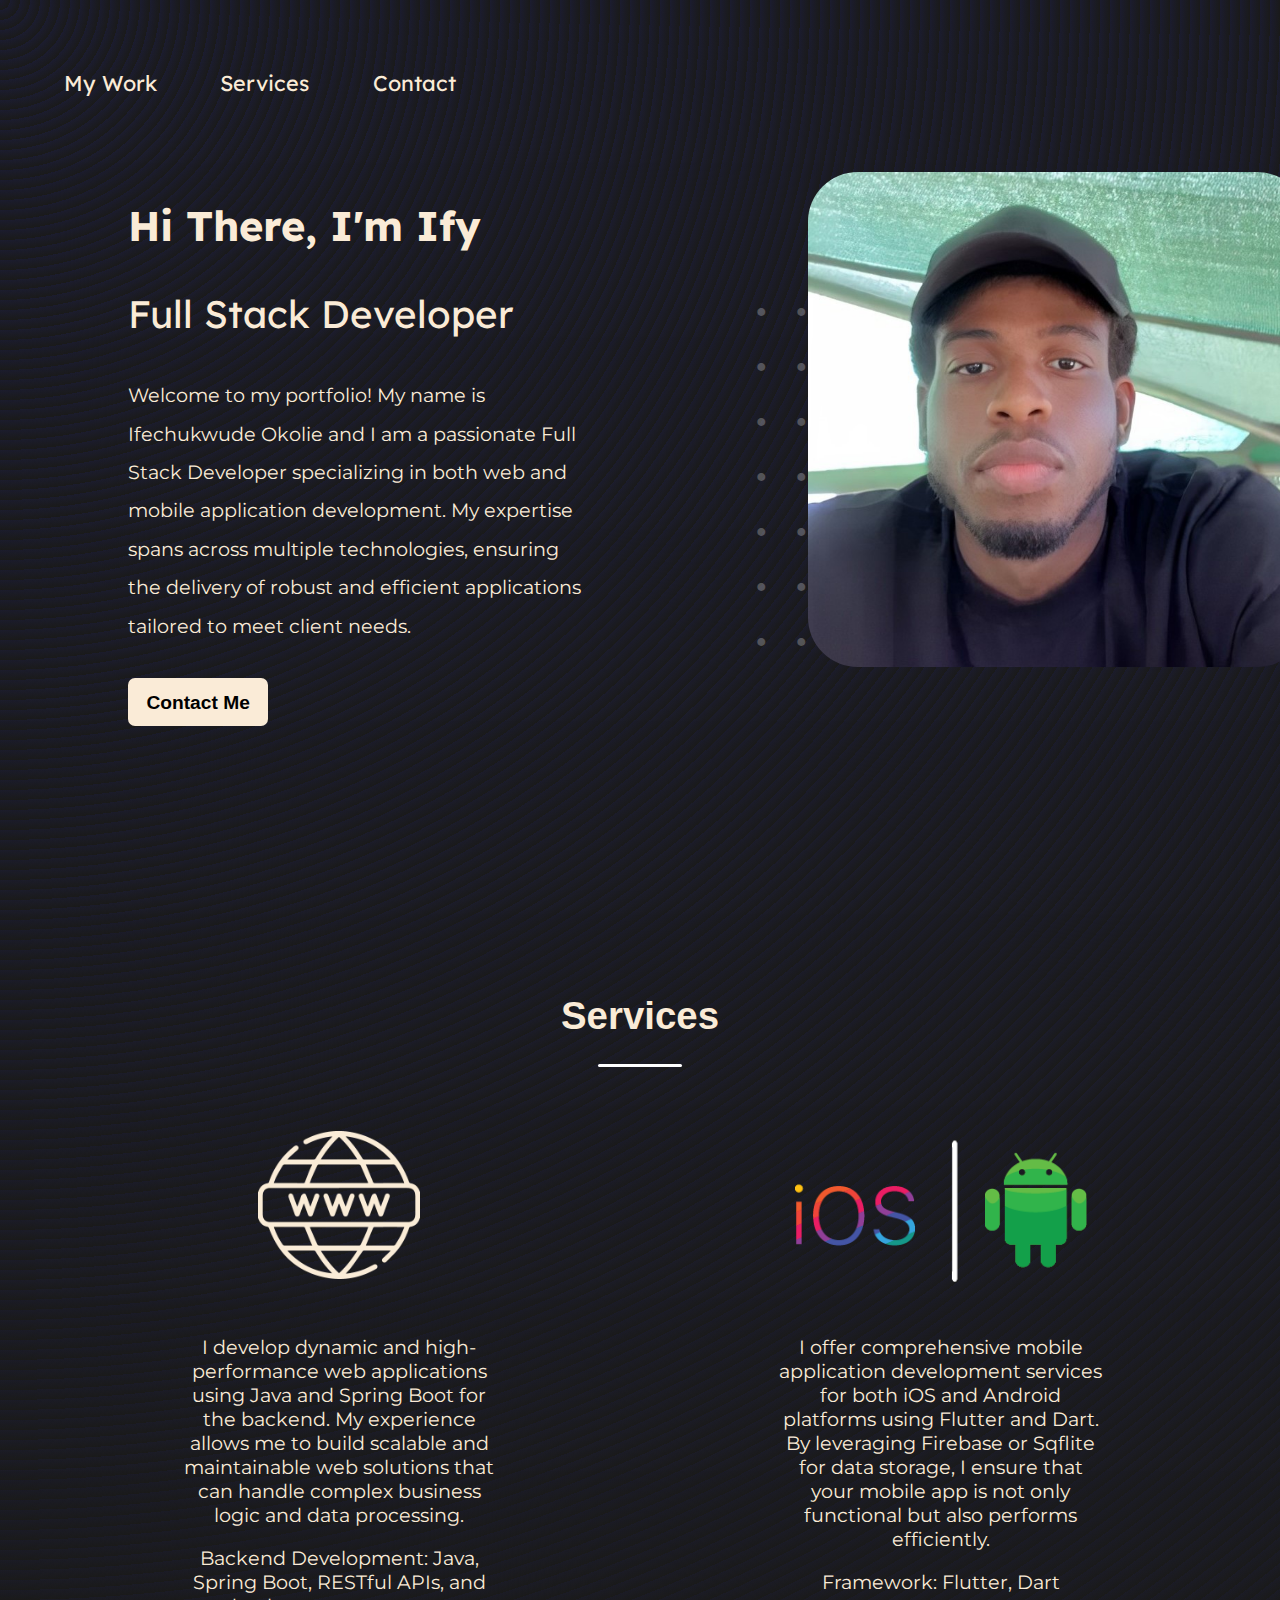
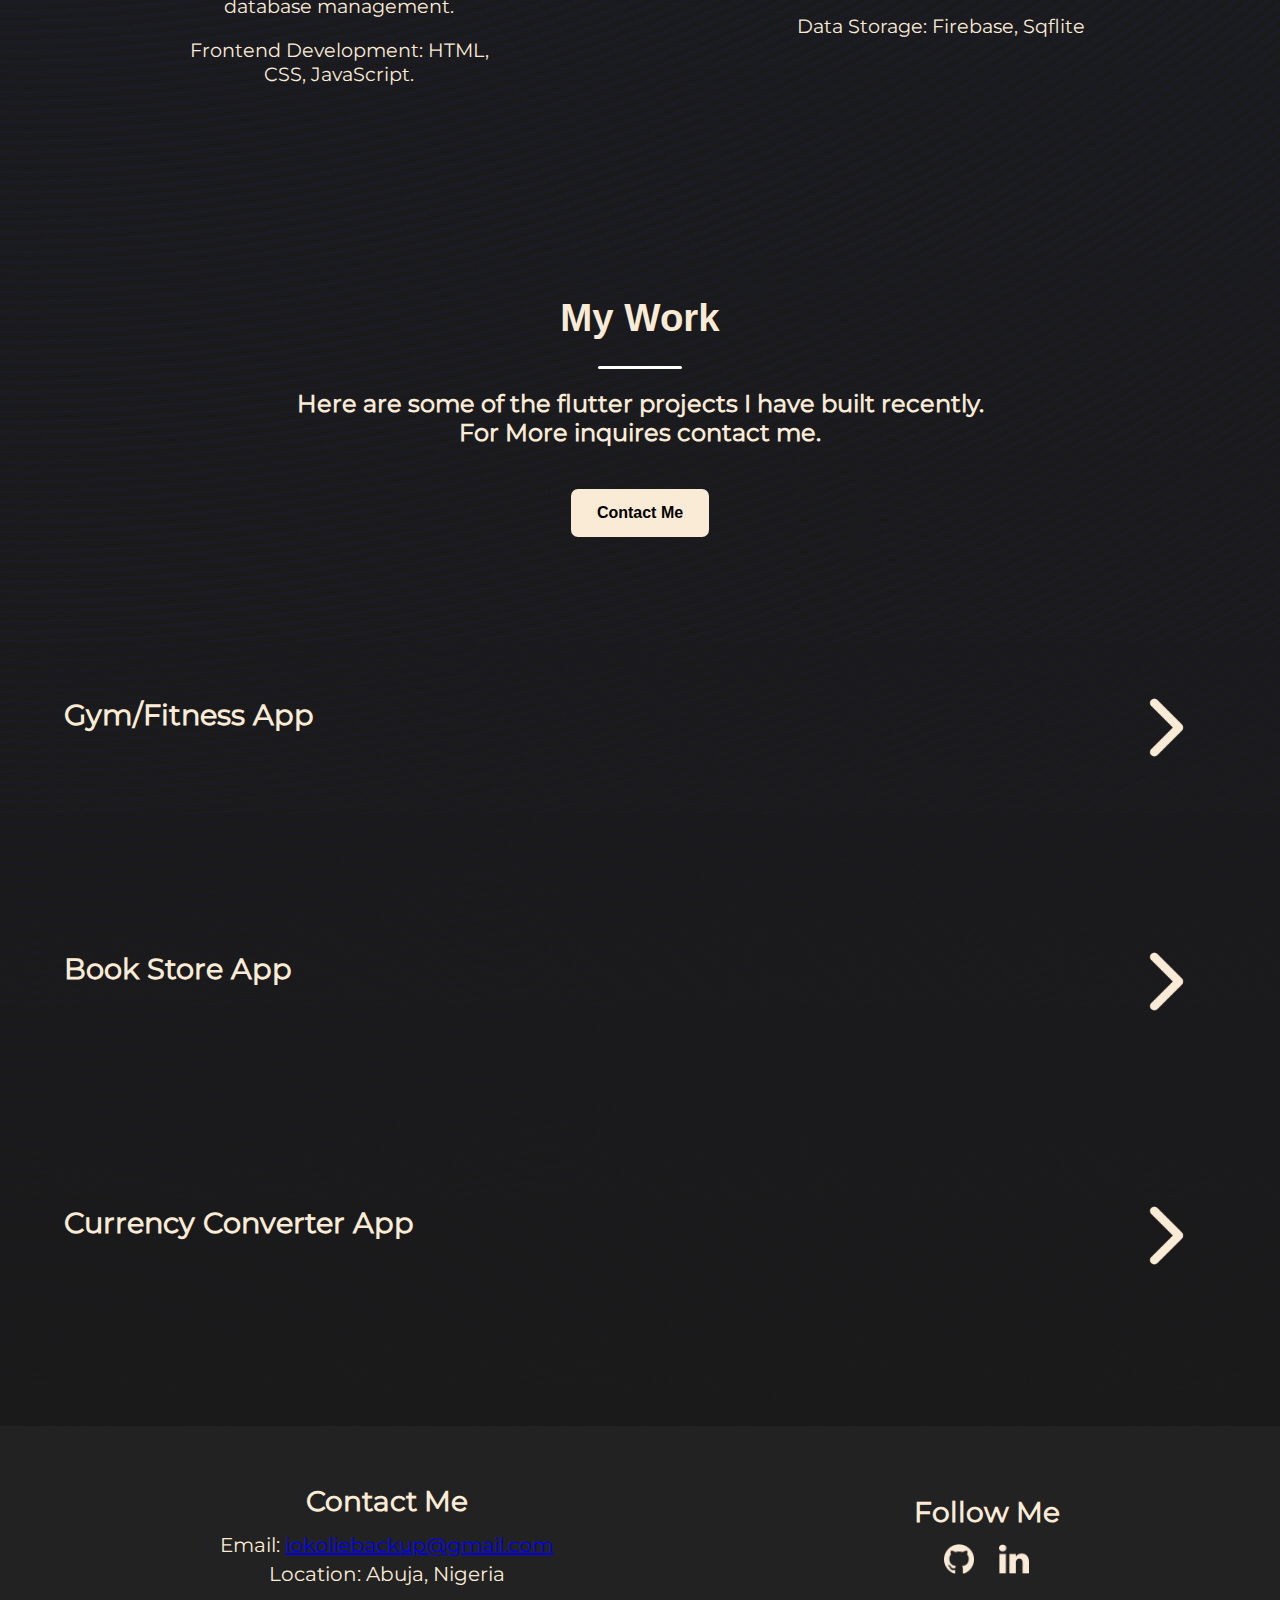
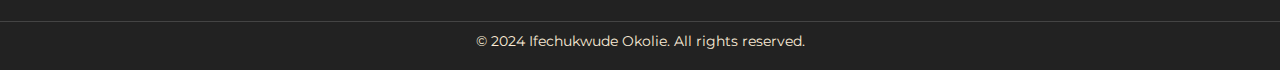
<file: index.html>
<html>
    <head>
        <title>
            My Portfolio
        </title>
        <link rel="stylesheet" href="style.css">
    </head>
    <body>
        
        <nav>

            <div class="nav-con">
                <ul class="list">
                    <li class="nav-items"> <a class="links" href="#mywork">My Work</a> </li>
                    
                    <li class="nav-items"> <a class="links" href="#servicess">Services</a> </li>
                    
                    <li class="nav-items"> <a class="links" href="contact.html">Contact</a> </li>
                </ul>

            </div>
        </nav>

        

        <div class="welcome">

            <div class="text-con">
                <div class="text-area1">
                    <h1 class="text1">Hi There, I'm Ify</h1>
                    <p class="text2">Full Stack Developer</p>
                    <p class="text3">Welcome to my portfolio! My name is Ifechukwude Okolie and I am a passionate Full Stack Developer specializing in both web and mobile application development. 
                        My expertise spans across multiple technologies, ensuring the delivery of robust and efficient applications tailored to meet client needs.
                        <br>
                        <br>
                        <a class="button" href="contact.html" >Contact Me</a>    
                                    
                </div>
            </div>
            
            
            <img class="img1" src="img/upscaled1.jpg">
            
        </div>

        <div class="dots">
            <h1>.   .   .   .   .   .   .   .   . 
                .   .   .   .   .   .   .   .   . 
                .   .   .   .   .   .   .   .   .
                . . . . . . . . . . . . . . . . . 
                . . . . . . . . . . .  . . .  . . . . . . . . 
            </h1>

        </div>


        <h1 class="headers" id="servicess">Services</h1>
        <hr class="divider" />

        <div class="row">

            <div class="column">
                <div class="img-div">
                    <img id="web" src="img/ios newAsset 5.png" alt="">
                </div>
                
                <p class="service-txt">I develop dynamic and high-performance web applications using Java and Spring Boot for the backend. 
                    My experience allows me to build scalable and maintainable web solutions that can handle complex business logic and data processing.
                </p>
                <p class="service-txt">Backend Development: Java, Spring Boot, RESTful APIs, and database management.</p>
                    <p class="service-txt">Frontend Development: HTML, CSS, JavaScript.</p>
                    
            </div>

            <div class="column">
                <div class="img-div">
                    <img id="ios" src="img/iosAsset 14.png" alt="">
                </div>
                <p class="service-txt">I offer comprehensive mobile application development services for both iOS and Android platforms using Flutter and Dart. 
                    By leveraging Firebase or Sqflite for data storage, I ensure that your mobile app is not only functional but also performs efficiently.
                    
                </p>
                    <p class="service-txt">
                        Framework: Flutter, Dart
                    </p>
                    <p class="service-txt">
                        Data Storage: Firebase, Sqflite
                    </p>
                    
            </div>

            
        </div>


        <h1 class="headers" id="mywork">My Work</h1>
        <hr class="divider" />
        

            <div class="headlines">
                <h2 >Here are some of the flutter projects I have built recently. 
                    <br> For More inquires contact me.</h2> 
                   <br>
                   <br>
                    <a class="button2" href="contact.html" >Contact Me</a>
                   <br>
                   <br>
                   
            </div>
            <br>
            <br>
            <br>
            <br>

            <div class="work">
                
                <div class="work-con" onclick="window.location.href='gympage.html';">
                    <h1>Gym/Fitness App</h1>
                    
                        <img id="shift" src="img/right-arrow.png" style="height: 110%;" alt="">
                    
                    

                </div>
               
               <br>
               <br>

               
                <div class="work-con" onclick="window.location.href='bookapp.html';">
                    <h1>Book Store App</h1>
                    <img id="shift" src="img/right-arrow.png" style="height: 110%;" alt="">

                </div>
               <br>
               <br>

               
                <div class="work-con" onclick="window.location.href='gympage.html';">
                    <h1>Currency Converter App</h1>
                    <img id="shift" src="img/right-arrow.png" style="height: 110%;" alt="">

                </div>
                <br> 
                <br>
               
            </div>

            <footer class="footer">
                <div class="footer-container">
                    <div class="footer-content">
                        <h3>Contact Me</h3>
                        <p>Email: <a href="mailto:iokoliebackup@gmail.com">iokoliebackup@gmail.com</a></p>
                        <p>Location: Abuja, Nigeria</p>
                    </div>
                    <div class="footer-social">
                        <h3>Follow Me</h3>
                        <a href="https://github.com/iokolie" target="_blank">
                            <img src="img/github (1).png" alt="GitHub">
                        </a>
                        <a href="https://www.linkedin.com/in/iokolie" target="_blank">
                            <img src="img/linked.png" alt="LinkedIn">
                        </a>
                        <!-- Add other social media links here -->
                    </div>
                </div>
                <div class="footer-bottom">
                    <p>&copy; 2024 Ifechukwude Okolie. All rights reserved.</p>
                </div>
            </footer>
            

    </body>
    
</html>
</file>
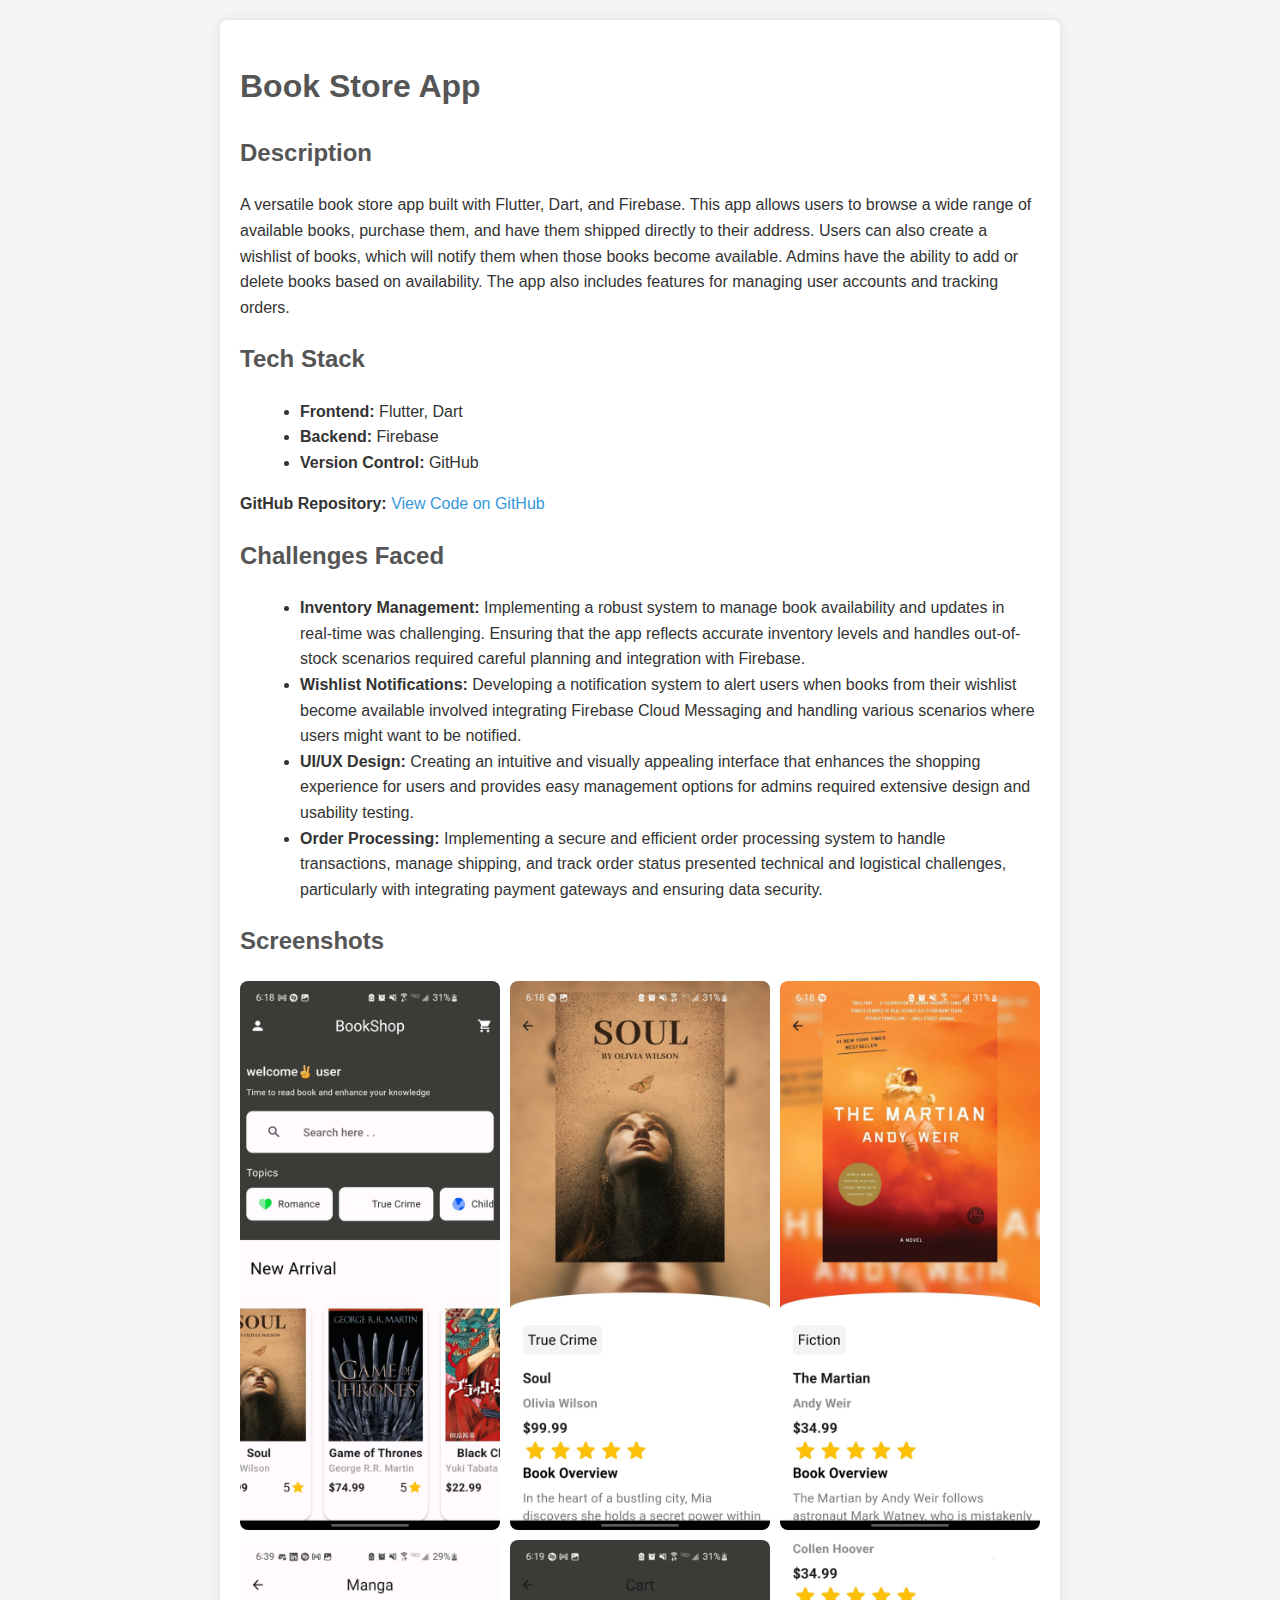
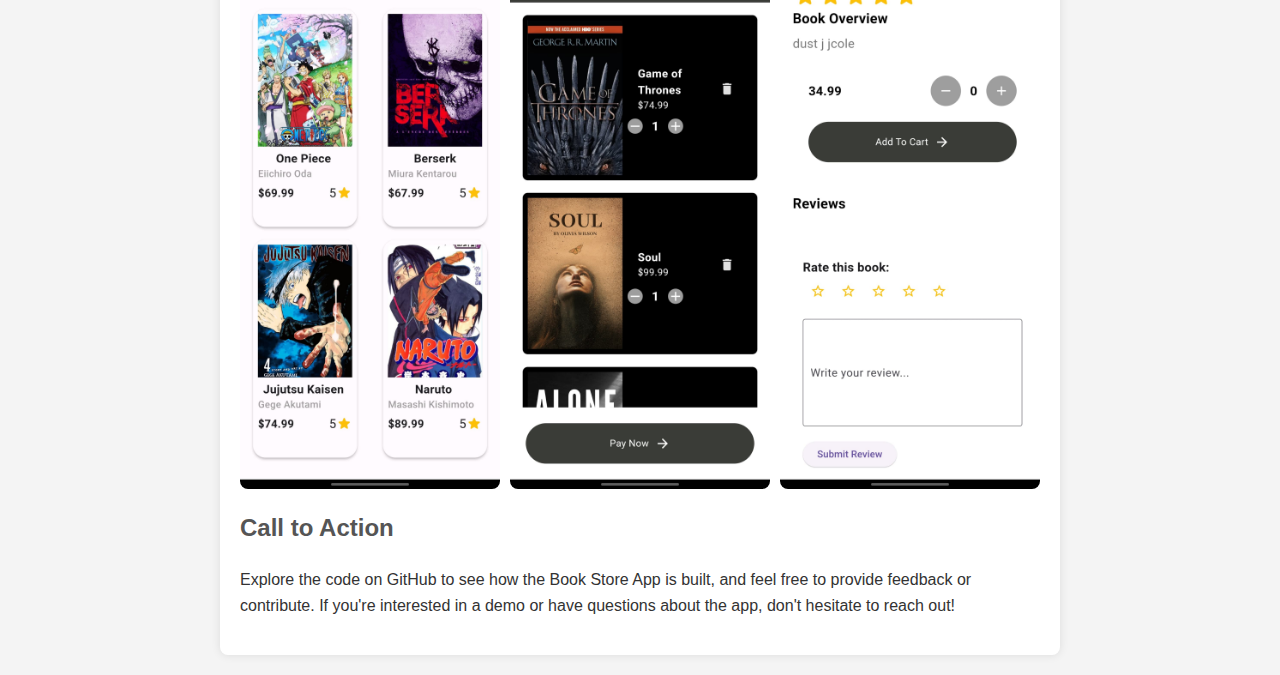
<file: bookapp.html>
<!DOCTYPE html>
<html lang="en">
<head>
    <meta charset="UTF-8">
    <meta name="viewport" content="width=device-width, initial-scale=1.0">
    <title>Book Store App</title>
    
    <style>
        body {
            font-family: Arial, sans-serif;
            line-height: 1.6;
            margin: 20px;
            background-color: #f4f4f4;
            color: #333;
        }
        h1, h2, h3 {
            color: #555;
        }
        .container {
            max-width: 800px;
            margin: auto;
            background: #fff;
            padding: 20px;
            box-shadow: 0 0 10px rgba(0, 0, 0, 0.1);
            border-radius: 8px;
        }
        
        a {
            color: #3498db;
            text-decoration: none;
        }
        a:hover {
            text-decoration: underline;
        }
        .tech-stack, .challenges, .cta, .media {
            margin-top: 20px;
        }
        .tech-stack ul, .challenges ul {
            list-style-type: disc;
            margin-left: 20px;
        }
        .cta p {
            margin-top: 10px;
        }
        .media img {
            max-width: 100%;
            height: auto;
            cursor: pointer;
            transition: transform 0.2s ease;
        }
        .media img:hover {
            transform: scale(1.05);
        }
        .modal {
            display: none;
            position: fixed;
            z-index: 1;
            left: 0;
            top: 0;
            width: 100%;
            height: 100%;
            overflow: auto;
            background-color: rgb(0,0,0);
            background-color: rgba(0,0,0,0.8);
            justify-content: center;
            align-items: center;
        }
        .modal img {
            max-width: 80%;
            height: auto;
            margin: auto;
            display: block;
        }
        .modal .close {
            position: absolute;
            top: 20px;
            right: 35px;
            color: #fff;
            font-size: 40px;
            font-weight: bold;
            cursor: pointer;
        }
        .modal .close:hover {
            color: #ccc;
        }
        .media-grid {
            display: grid;
            grid-template-columns: repeat(3, 1fr);
            gap: 10px;
        }
        .media-grid img {
            width: 100%;
            height: auto;
            display: block;
            border-radius: 8px;
        }
    </style>
</head>
<body>

<div class="container">

    <h1>Book Store App</h1>

    <section>
        <h2>Description</h2>
        <p>A versatile book store app built with Flutter, Dart, and Firebase. This app allows users to browse a wide range of available books, purchase them, and have them shipped directly to their address. Users can also create a wishlist of books, which will notify them when those books become available. Admins have the ability to add or delete books based on availability. The app also includes features for managing user accounts and tracking orders.</p>
    </section>

    <section class="tech-stack">
        <h2>Tech Stack</h2>
        <ul>
            <li><strong>Frontend:</strong> Flutter, Dart</li>
            <li><strong>Backend:</strong> Firebase</li>
            <li><strong>Version Control:</strong> GitHub</li>
        </ul>
        <p><strong>GitHub Repository:</strong> <a href="https://github.com/iokolie/Book-Store" target="_blank">View Code on GitHub</a></p>
    </section>

    <section class="challenges">
        <h2>Challenges Faced</h2>
        <ul>
            <li><strong>Inventory Management:</strong> Implementing a robust system to manage book availability and updates in real-time was challenging. Ensuring that the app reflects accurate inventory levels and handles out-of-stock scenarios required careful planning and integration with Firebase.</li>
            <li><strong>Wishlist Notifications:</strong> Developing a notification system to alert users when books from their wishlist become available involved integrating Firebase Cloud Messaging and handling various scenarios where users might want to be notified.</li>
            <li><strong>UI/UX Design:</strong> Creating an intuitive and visually appealing interface that enhances the shopping experience for users and provides easy management options for admins required extensive design and usability testing.</li>
            <li><strong>Order Processing:</strong> Implementing a secure and efficient order processing system to handle transactions, manage shipping, and track order status presented technical and logistical challenges, particularly with integrating payment gateways and ensuring data security.</li>
        </ul>
    </section>

    <section class="media">
        <h2>Screenshots</h2>
        <div class="media-grid">
            <img src="img/BookApp/IMG-20240827-WA0041.jpg" alt="Screenshot 3" class="modal-img">
            <img src="img/BookApp/IMG-20240827-WA0042.jpg" alt="Screenshot 5" class="modal-img">
            <img src="img/BookApp/IMG-20240827-WA0043.jpg" alt="Screenshot 6" class="modal-img">
            <img src="img/BookApp/IMG-20240827-WA0045.jpg" alt="Screenshot 1" class="modal-img">
            <img src="img/BookApp/IMG-20240827-WA0040.jpg" alt="Screenshot 2" class="modal-img">
            <img src="img/BookApp/IMG-20240827-WA0044.jpg" alt="Screenshot 4" class="modal-img">
            
        </div>
    </section>
    
    <section class="cta">
        <h2>Call to Action</h2>
        <p>Explore the code on GitHub to see how the Book Store App is built, and feel free to provide feedback or contribute. If you're interested in a demo or have questions about the app, don't hesitate to reach out!</p>
    </section>
</div>

<!-- Modal for enlarged images -->
<div id="myModal" class="modal">
    <span class="close">&times;</span>
    <img class="modal-content" id="img01">
</div>

<script>
    var modal = document.getElementById("myModal");
    var img = document.querySelectorAll(".modal-img");
    var modalImg = document.getElementById("img01");
    var span = document.getElementsByClassName("close")[0];

    img.forEach(function(image) {
        image.onclick = function() {
            modal.style.display = "flex";
            modalImg.src = this.src;
        }
    });

    span.onclick = function() {
        modal.style.display = "none";
    }
</script>

</body>
</html>
</file>
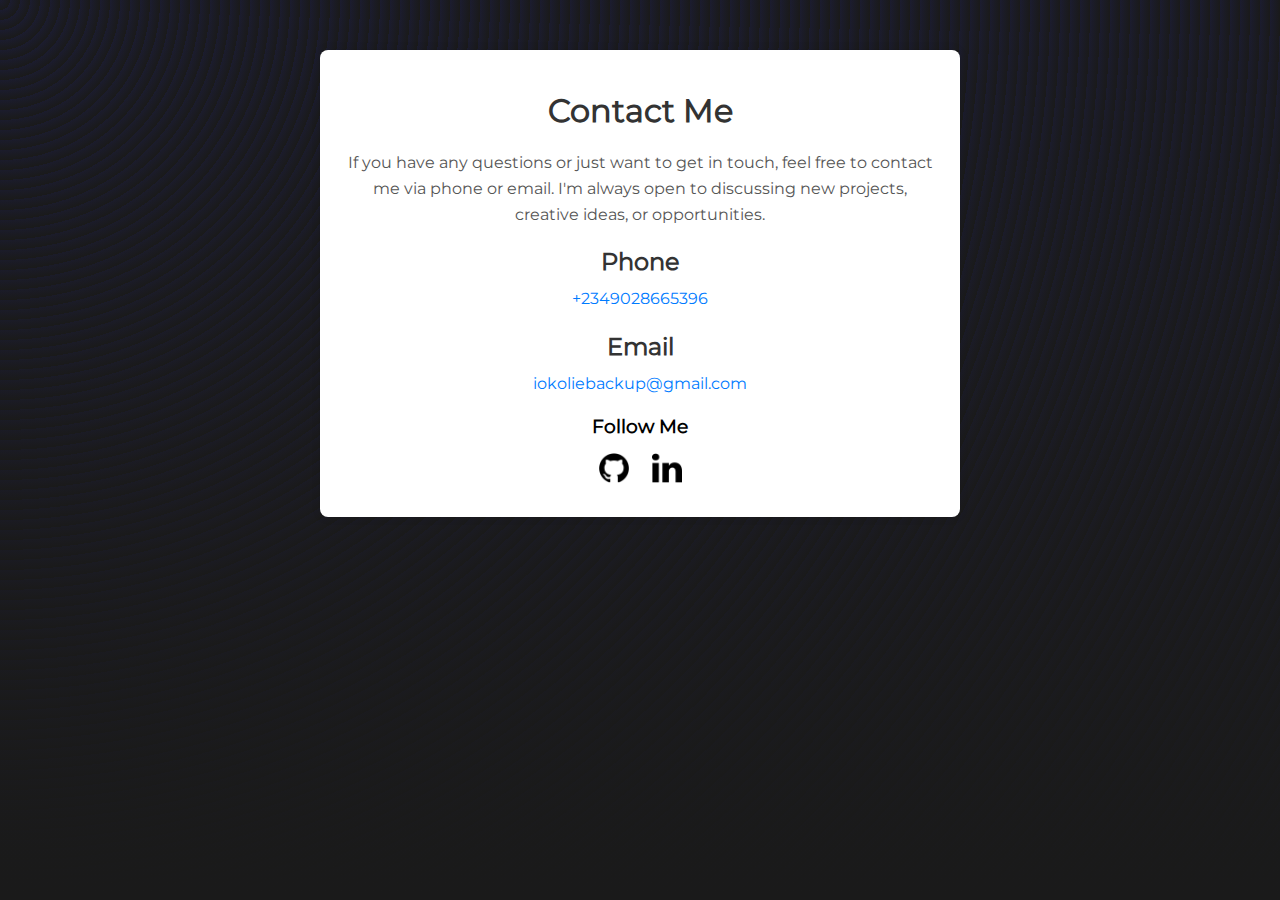
<file: contact.html>
<!DOCTYPE html>
<html lang="en">
<head>
    <meta charset="UTF-8">
    <meta name="viewport" content="width=device-width, initial-scale=1.0">
    <title>Contact Me</title>
    <link rel="stylesheet" href="style.css">
    <style>
        html{
            height: 100%;
        }
    .contact-container {
        font-family: font1;
        max-width: 600px;
        margin: 50px auto;
        background-color: #ffffff;
        padding: 20px;
        box-shadow: 0 0 10px rgba(0, 0, 0, 0.1);
        border-radius: 8px;
        text-align: center;
        }

        h1 {
            color: #333;
            margin-bottom: 20px;
        }

        p {
            color: #555;
            line-height: 1.6;
            margin-bottom: 20px;
        }

        .contact-details h2 {
            color: #333;
            margin-bottom: 10px;
        }

        .contact-details p {
            margin: 0;
        }

        a {
            color: #007BFF;
            text-decoration: none;
        }

        a:hover {
            text-decoration: underline;
        }
        
    </style>
</head>
<body>
    <div class="scaffold">
        <div class="contact-container">
            <h1>Contact Me</h1>
            <p>If you have any questions or just want to get in touch, feel free to contact me via phone or email. I'm always open to discussing new projects, creative ideas, or opportunities.</p>
            
            <div class="contact-details">
                
                <h2>Phone</h2>
                <p><a href="tel:+2349028665396">+2349028665396</a></p>
                
                <h2>Email</h2>
                <p><a href="mailto:iokoliebackup@gmail.com">iokoliebackup@gmail.com</a></p>
            </div>
    
            <div class="footer-social">
                <h3>Follow Me</h3>
                <a href="https://github.com/iokolie" target="_blank">
                    <img src="img/github-black.png" alt="GitHub">
                </a>
                <a href="https://www.linkedin.com/in/iokolie" target="_blank">
                    <img src="img/linked-black.png" alt="LinkedIn">
                </a>
                <!-- Add other social media links here -->
            </div>
    
        </div>
    </div>
    
</body>
</html>
</file>
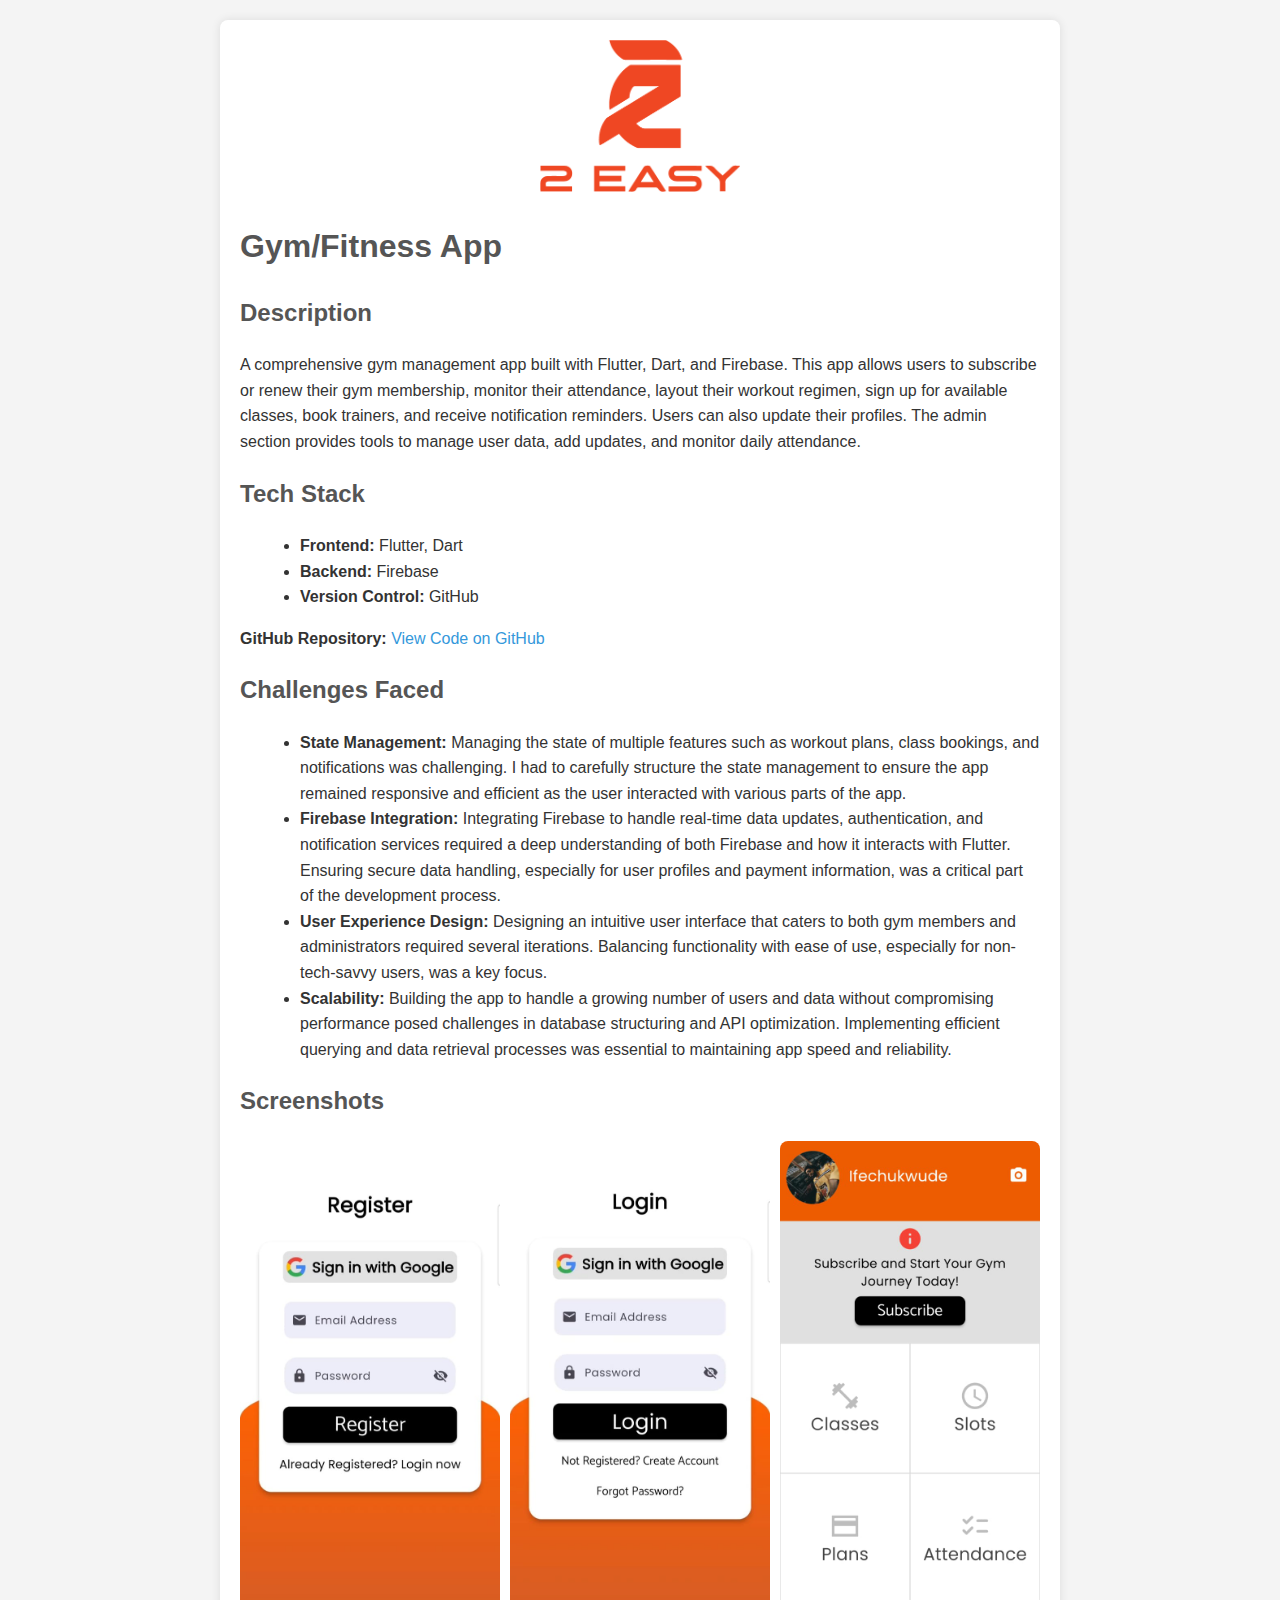
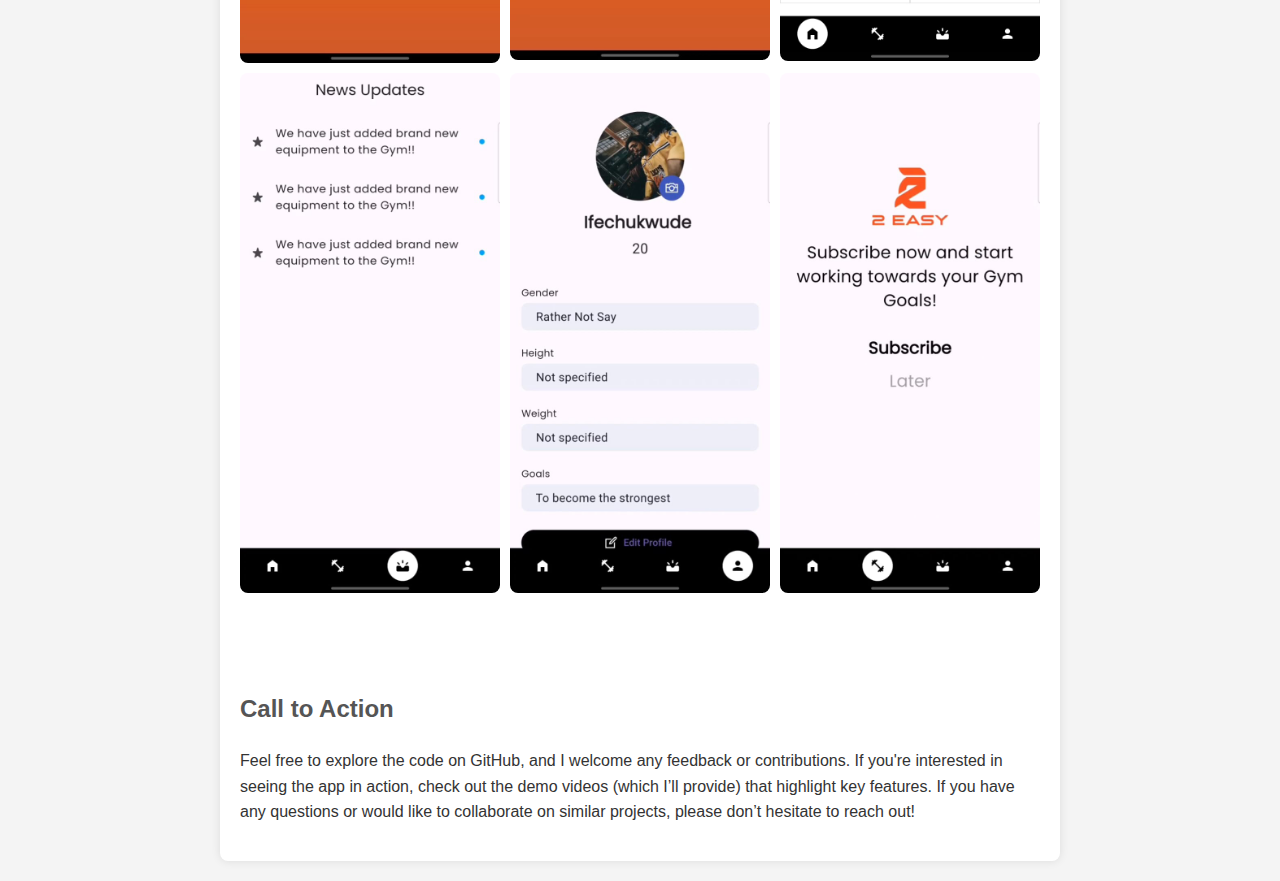
<file: gympage.html>
<!DOCTYPE html>
<html lang="en">
<head>
    <meta charset="UTF-8">
    <meta name="viewport" content="width=device-width, initial-scale=1.0">
    <title>Gym/Fitness App</title>
    
    <style>
        body {
            font-family: Arial, sans-serif;
            line-height: 1.6;
            margin: 20px;
            background-color: #f4f4f4;
            color: #333;
        }
        h1, h2, h3 {
            color: #555;
        }
        .container {
            max-width: 800px;
            margin: auto;
            background: #fff;
            padding: 20px;
            box-shadow: 0 0 10px rgba(0, 0, 0, 0.1);
            border-radius: 8px;
        }
        .logo {
            text-align: center;
            margin-bottom: 20px;
        }
        .logo img {
            max-width: 200px;
            height: auto;
        }
        a {
            color: #3498db;
            text-decoration: none;
        }
        a:hover {
            text-decoration: underline;
        }
        .tech-stack, .challenges, .cta, .media {
            margin-top: 20px;
        }
        .tech-stack ul, .challenges ul {
            list-style-type: disc;
            margin-left: 20px;
        }
        .cta p {
            margin-top: 10px;
        }
        .media img {
            max-width: 100%;
            height: auto;
            cursor: pointer;
            transition: transform 0.2s ease;
        }
        .media img:hover {
            transform: scale(1.05);
        }
        .modal {
            display: none;
            position: fixed;
            z-index: 1;
            left: 0;
            top: 0;
            width: 100%;
            height: 100%;
            overflow: auto;
            background-color: rgb(0,0,0);
            background-color: rgba(0,0,0,0.8);
            justify-content: center;
            align-items: center;
        }
        .modal img {
            max-width: 80%;
            height: auto;
            margin: auto;
            display: block;
        }
        .modal .close {
            position: absolute;
            top: 20px;
            right: 35px;
            color: #fff;
            font-size: 40px;
            font-weight: bold;
            cursor: pointer;
        }
        .modal .close:hover {
            color: #ccc;
        }
        .media-grid {
            display: grid;
            grid-template-columns: repeat(3, 1fr);
            gap: 10px;
        }
        .media-grid img {
            width: 100%;
            height: auto;
            display: block;
            border-radius: 8px;
        }
    </style>
</head>
<body>

    
<div class="container">
    <div class="logo">
        <img src="img/SC/Asset 2.png" alt="Gym/Fitness App Logo">
    </div>

    <h1>Gym/Fitness App</h1>

    <section>
        <h2>Description</h2>
        <p>A comprehensive gym management app built with Flutter, Dart, and Firebase. This app allows users to subscribe or renew their gym membership, monitor their attendance, layout their workout regimen, sign up for available classes, book trainers, and receive notification reminders. Users can also update their profiles. The admin section provides tools to manage user data, add updates, and monitor daily attendance.</p>
    </section>

    <section class="tech-stack">
        <h2>Tech Stack</h2>
        <ul>
            <li><strong>Frontend:</strong> Flutter, Dart</li>
            <li><strong>Backend:</strong> Firebase</li>
            <li><strong>Version Control:</strong> GitHub</li>
        </ul>
        <p><strong>GitHub Repository:</strong> <a href="https://github.com/iokolie/Gym-App-New" target="_blank">View Code on GitHub</a></p>
    </section>

    <section class="challenges">
        <h2>Challenges Faced</h2>
        <ul>
            <li><strong>State Management:</strong> Managing the state of multiple features such as workout plans, class bookings, and notifications was challenging. I had to carefully structure the state management to ensure the app remained responsive and efficient as the user interacted with various parts of the app.</li>
            <li><strong>Firebase Integration:</strong> Integrating Firebase to handle real-time data updates, authentication, and notification services required a deep understanding of both Firebase and how it interacts with Flutter. Ensuring secure data handling, especially for user profiles and payment information, was a critical part of the development process.</li>
            <li><strong>User Experience Design:</strong> Designing an intuitive user interface that caters to both gym members and administrators required several iterations. Balancing functionality with ease of use, especially for non-tech-savvy users, was a key focus.</li>
            <li><strong>Scalability:</strong> Building the app to handle a growing number of users and data without compromising performance posed challenges in database structuring and API optimization. Implementing efficient querying and data retrieval processes was essential to maintaining app speed and reliability.</li>
        </ul>
    </section>

    

    <section class="media">
        <h2>Screenshots</h2>
        <div class="media-grid">
            <img src="img/SC/IMG-20240827-WA0029.jpg" alt="Screenshot 1" class="modal-img">
            <img src="img/SC/IMG-20240827-WA0027.jpg" alt="Screenshot 2" class="modal-img">
            <img src="img/SC/WhatsApp Image 2024-08-27 at 17.57.39_1ca41ca1.jpg" alt="Screenshot 3" class="modal-img">
            <img src="img/SC/IMG-20240827-WA0030.jpg" alt="Screenshot 4" class="modal-img">
            <img src="img/SC/IMG-20240827-WA0026.jpg" alt="Screenshot 5" class="modal-img">
            <img src="img/SC/IMG-20240827-WA0032.jpg" alt="Screenshot 6" class="modal-img">
        </div>
    </section>
    <br>
    <br>
    <br>

    <section class="cta">
        <h2>Call to Action</h2>
        <p>Feel free to explore the code on GitHub, and I welcome any feedback or contributions. If you're interested in seeing the app in action, check out the demo videos (which I’ll provide) that highlight key features. If you have any questions or would like to collaborate on similar projects, please don’t hesitate to reach out!</p>
    </section>
</div>

<!-- Modal for enlarged images -->
<div id="myModal" class="modal">
    <span class="close">&times;</span>
    <img class="modal-content" id="img01">
</div>

<script>
    var modal = document.getElementById("myModal");
    var img = document.querySelectorAll(".modal-img");
    var modalImg = document.getElementById("img01");
    var span = document.getElementsByClassName("close")[0];

    img.forEach(function(image) {
        image.onclick = function() {
            modal.style.display = "flex";
            modalImg.src = this.src;
        }
    });

    span.onclick = function() {
        modal.style.display = "none";
    }
</script>

</body>
</html>
</file>
<file: style.css>
@font-face{
    font-family: 'font1';
    src: url('Fonts/Montserrat/Montserrat-VariableFont_wght.ttf')
    format('opentype');
    font-weight: normal;
    font-style: normal;
}

@font-face{
    font-family: font2;
    src: url('Fonts/Titillium_Web/TitilliumWeb-Bold.ttf')
    format('opentype');
}

@font-face{
    font-family: font3;
    src: url('Fonts/Lexend/Lexend-VariableFont_wght.ttf')
    format('opentype');   
}

@font-face{
    font-family: 'font4';
    src: url('Fonts/arialic-hollow/Arialic\ Hollow.ttf')
    format('opentype');
    font-weight: normal;
    font-style: normal;
}

@font-face{
    font-family: 'font5';
    src: url('Fonts/Poppins/Poppins-Regular.ttf')
    format('opentype');
    font-weight: normal;
    font-style: normal;
}

@font-face{
    font-family: 'font6';
    src: url('Fonts/Catamaran/Catamaran-Regular.ttf')
    format('opentype');
    font-weight: normal;
    font-style: normal;
}



.bg{
    position: absolute;
    z-index: 1;
    margin: 0%;
    width: 100%;
    -webkit-filter: brightness(45%);
}

nav{
    position: relative;
    z-index: 20;
    display: flex;
    margin-left: 0%;
    margin-bottom: 3%; 
    align-content: center;
}

#middle{
    margin-left: 10%;
    margin-right: 10%;
}

.nav-items{
    margin-top: 10%;
    margin-left: 12%;
    padding-left: 0%;
    padding-bottom: 4%;
    position: relative;
    
}
.nav-items::after {
    content: '';
    position: absolute;
    width: 100%;
    transform: scaleX(0);
    height: 2px;
    bottom: 0;
    left: 0;
    background-color: white;
    transform-origin: bottom left;
    transition: 0.25s ;
  }
  
  .nav-items:hover::after {
    color: burlywood;
    transform: scaleX(1);
    transform-origin: bottom right;
  }

.list{
    padding-left: 0%;
    margin-left: 0%;
    display: flex;
    list-style: none;
    list-style-type: none;
    width: 200%;
}




.img1{
    position: relative;
    z-index: 10;
    left: 19%;
    border-radius: 10%;
    height: 55%;
}

li{
    padding-left: 15%;
}

.links{
    font-family: font3;
    
    font-size: 135%;
    text-decoration: none;
    color: antiquewhite;
}
.links:hover{
    transition: 0.25s ease-out
}



body{
    background-image:  repeating-radial-gradient( circle at 0 0, transparent 0, #1a1a1a 10px ), repeating-linear-gradient( #1e215b55, #1a1a1a );
    margin: 0%;
    background-color: #1a1a1a;
}


.welcome{
    margin-left: 10%;
    color: antiquewhite;
    position: relative;
    z-index: 20;
}

.dots{
    width: 30%;
    height: 30%;
    font-size: 150%;
    letter-spacing: 8px;
    opacity: 25%;
    left: 53%;
    bottom: 50%;
    position: relative;
    z-index: 15;
    margin-left: 6%;
    color: white;
}

.text-area1{
    
    width: 40%;
    float: left;
}

.text1{
    font-family: font3;
    font-size: 260%;
}

.text2{
    font-family: font3;
    font-size: 240%;
}

.text3{
    font-family: font1;
    font-size: 120%;
    line-height: 200%;
    margin: 0%;
}

.headers{
    font-size: 240%;
    font-family:'Trebuchet MS', 'Lucida Sans Unicode', 'Lucida Grande', 'Lucida Sans', Arial, sans-serif;
    text-align: center;
    color: antiquewhite;
    
    
}

hr.divider {
    height: 0.2rem;
    max-width: 5.25rem;
    margin: 0 auto;
    border: 4px;
    border-radius: 30px;
    background-color: #ffffff;
    opacity: 1;
}



  .row{
    margin-left: 3%;
    display: flex;
    flex-direction: row;
    margin-top: 5%;
    width: 94%;
    color: antiquewhite;
    justify-content: space-around;
}

.column{
    width: 27%;
    text-align: center;
}

#ios{
    height: 90%;
}

#web{
    height: 80%;
}

.img-div{
    height: 25%;
    display: flex;
    justify-content: center;
}

.button{
    
    font-size: 100%;
    border:thin black 8px;
    color: rgb(0, 0, 0);
    border-radius: 7px;
    text-decoration: none;
    padding-top: 3%;
    padding-bottom: 3%;
    padding-right: 4%;
    padding-left: 4%;
    font-weight: bolder;
    font-family: 'Trebuchet MS', 'Lucida Sans Unicode', 'Lucida Grande', 'Lucida Sans', Arial, sans-serif;
    background-color: antiquewhite;
    z-index: 20;
    margin-top: 10%;
    position: relative;
}

.button:hover{
    background-color: rgb(0, 0, 0);
    color: antiquewhite;
    transition: all 0.2s ease;
    position: relative;
}

.service-txt{
    font-size: 120%;
    font-family: font1;
}


.vid-div{
    display: block;
    justify-content: center;
    align-content: center;
    flex-direction: column;
}

video {
    clip-path: inset(50px 50px);
}

.vid-txt{
    color: antiquewhite;
    text-align: center;
    font-size: 160%;
}
.vid1{
    display: flex;
    justify-content: center;
    
}

.vid-center{
    height: 520px;
    width: 960px;
}

.headlines{
    font-family: font1;
    text-align: center;
    color: antiquewhite;
    
}

.arrow{
    font-family: Arial, Helvetica, sans-serif;
    font-size: 150%;
    font-weight: 400;
    
    padding-top: 0%;
    
}



.contact-link{
    font-size: 100%;
    padding-top: 0%;
}


.button2{
    
    font-size: 100%;
    border:thin black 8px;
    color: rgb(0, 0, 0);
    border-radius: 7px;
    text-decoration: none;
    padding-top: 1.2%;
    padding-bottom: 1.2%;
    padding-right: 2%;
    padding-left: 2%;
    font-weight: bolder;
    font-family: 'Trebuchet MS', 'Lucida Sans Unicode', 'Lucida Grande', 'Lucida Sans', Arial, sans-serif;
    background-color: antiquewhite;
    z-index: 20;
    margin-top: 20%;
    
}

.button2:hover{
    background-color: rgb(0, 0, 0);
    color: antiquewhite;
    transition: all 0.2s ease;
    position: relative;
}

.work{
    font-family: font1;
    text-align: center;
    color: antiquewhite;
    font-size: 90%;
}

.work-con{
    height: 10%;
    display: flex;
    justify-content: space-between;
    padding: 5%;
}

.work-con:hover{
    background-color: rgba(0, 0, 0, 0.475);
    transition: all 0.2s ease;
    position: relative;
}

#shift {
    transition: transform 0.3s ease, content 0.3s ease; /* Smooth transition */
}

/* Hover effect on the .work-con div */
.work-con:hover #shift {
    transform: translateX(20px); /* Move the image 20px to the right */
}


.footer {
    background-color: #222;
    color: antiquewhite;
    padding: 20px 0;
    text-align: center;
    font-size: 150%;
    font-family: font1;
    margin-top: 50px;
}

.footer-container {
    display: flex;
    justify-content: space-around;
    align-items: center;
    flex-wrap: wrap;
    max-width: 1200px;
    margin: 0 auto;
}

.footer-content,
.footer-social {
    margin: 10px;
}

.footer-content h3,
.footer-social h3 {
    margin-bottom: 15px;
}

.footer-content p,
.footer-social a {
    color: antiquewhite;
    text-decoration: none;
    margin: 5px 0;
    font-size: smaller;
}

.footer-social a img {
    width: 30px;
    margin: 0 10px;
    transition: transform 0.3s ease;
}

.footer-social a img:hover {
    transform: scale(1.2); /* Scale up on hover */
}

.footer-bottom {
    margin-top: 20px;
    border-top: 1px solid #444;
    padding-top: 10px;
}

.footer-bottom p {
    margin: 0;
    font-size: 14px;
}

.edit-sc{
    height: 30%;
}
</file>
